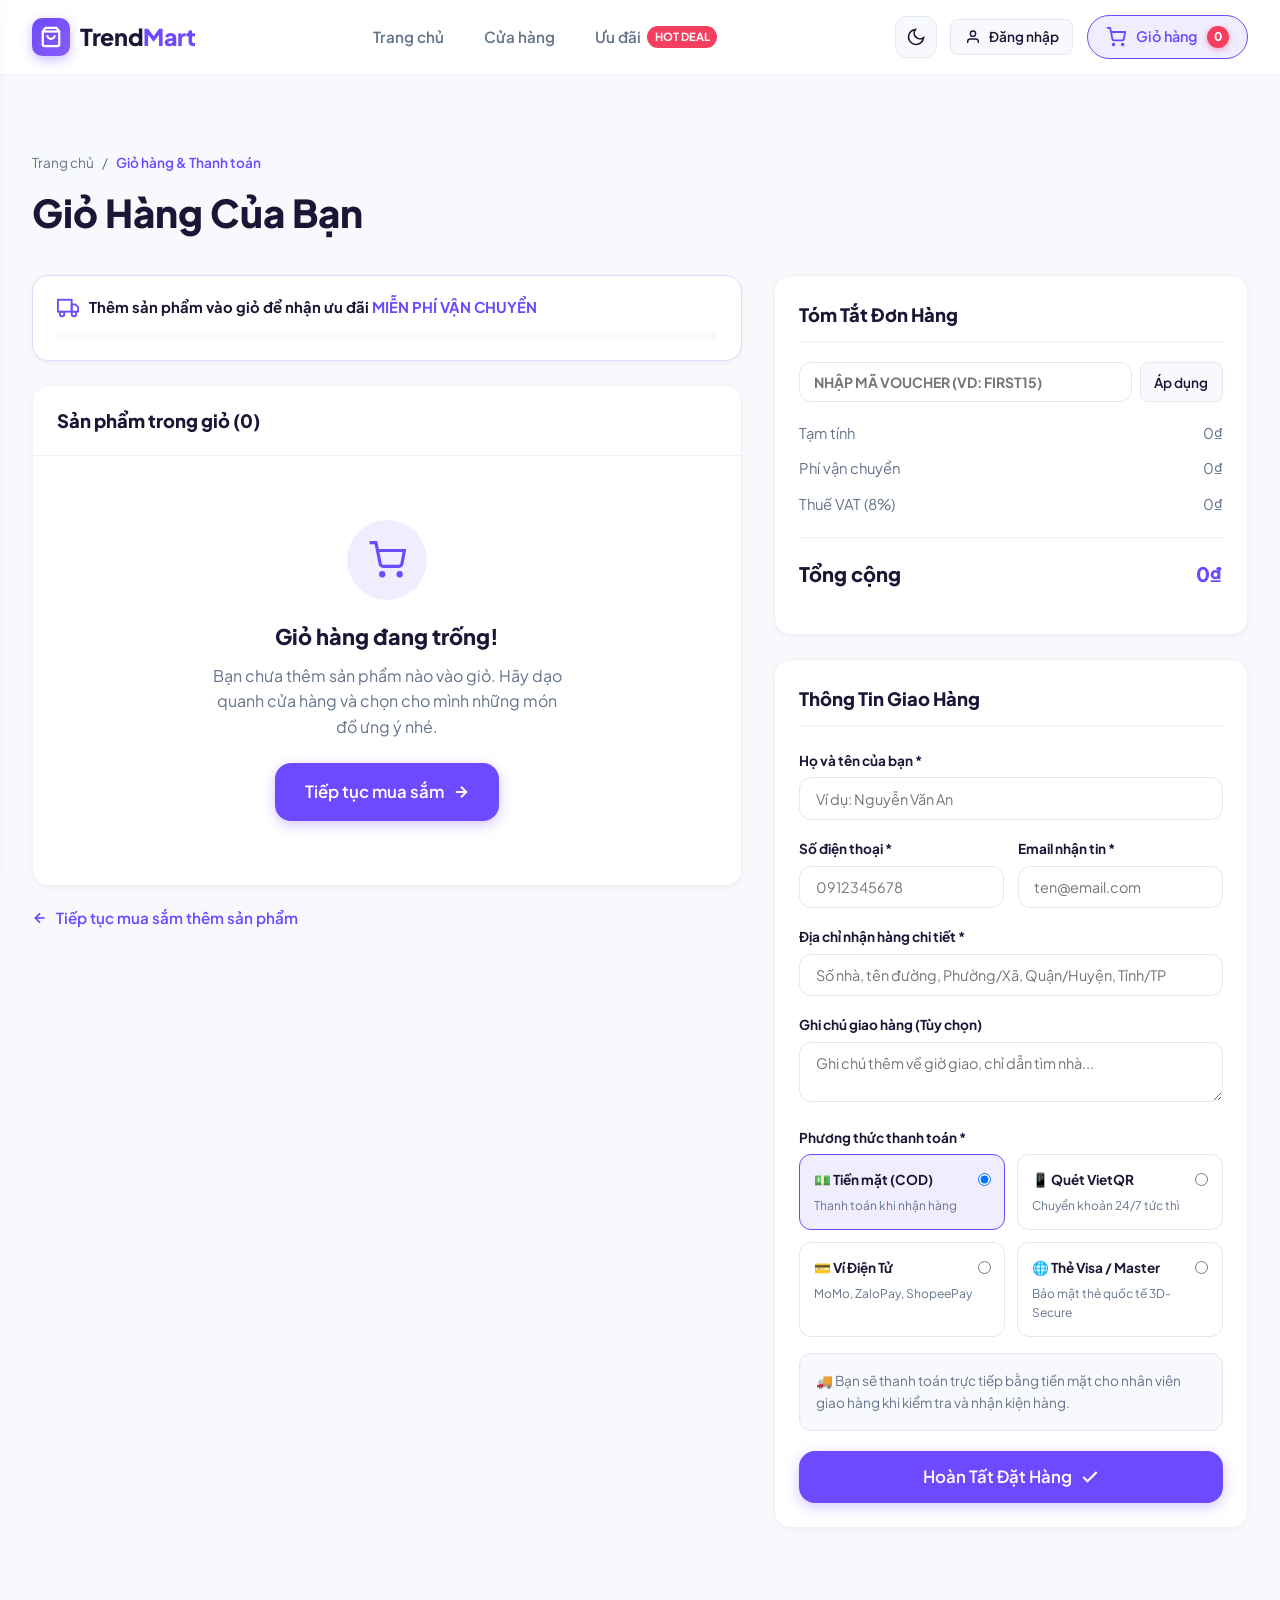
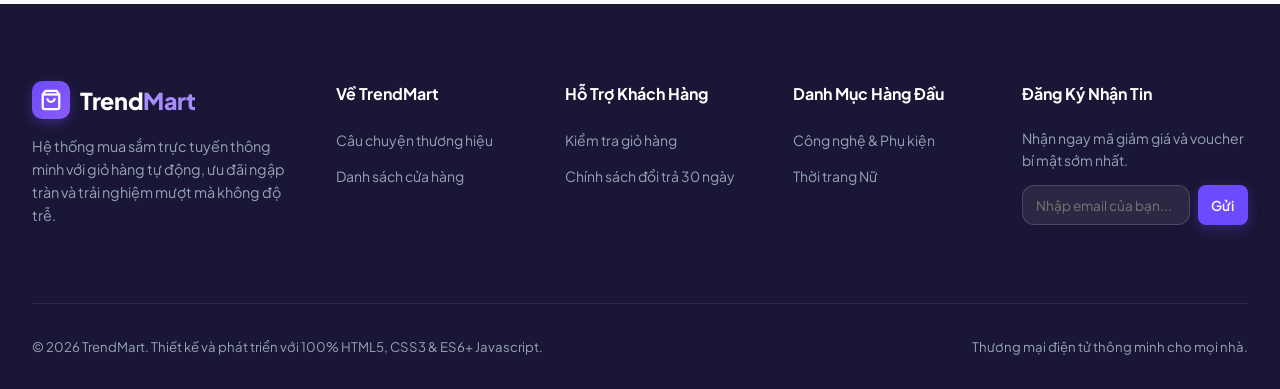
<file: cart.html>
<!DOCTYPE html>
<html lang="vi">
<head>
  <meta charset="UTF-8">
  <meta name="viewport" content="width=device-width, initial-scale=1.0">
  <title>Giỏ Hàng Thông Minh & Thanh Toán - TrendMart</title>
  <meta name="description" content="Quản lý giỏ hàng thông minh, tính toán tức thì thuế VAT, phí vận chuyển và thanh toán bảo mật đa kênh cùng TrendMart.">

  <!-- Google Fonts: Plus Jakarta Sans -->
  <link rel="preconnect" href="https://fonts.googleapis.com">
  <link rel="preconnect" href="https://fonts.gstatic.com" crossorigin>
  <link href="https://fonts.googleapis.com/css2?family=Plus+Jakarta+Sans:wght@400;500;600;700;800&display=swap" rel="stylesheet">

  <!-- Main Stylesheet -->
  <link rel="stylesheet" href="css/style.css">
</head>
<body>

  <!-- ================= HEADER (STICKY) ================= -->
  <header class="header-wrapper">
    <div class="container header-inner">
      <a href="index.html" class="brand-logo" aria-label="Trang chủ TrendMart">
        <div class="logo-badge">
          <svg width="22" height="22" viewBox="0 0 24 24" fill="none" stroke="currentColor" stroke-width="2.5">
            <path d="M6 2L3 6v14a2 2 0 0 0 2 2h14a2 2 0 0 0 2-2V6l-3-4z"></path>
            <line x1="3" y1="6" x2="21" y2="6"></line>
            <path d="M16 10a4 4 0 0 1-8 0"></path>
          </svg>
        </div>
        <span class="brand-name">Trend<span>Mart</span></span>
      </a>

      <!-- Desktop Navigation -->
      <nav class="nav-menu" aria-label="Menu chính">
        <a href="index.html" class="nav-link">Trang chủ</a>
        <a href="shop.html" class="nav-link">Cửa hàng</a>
        <a href="shop.html?badge=sale" class="nav-link">
          Ưu đãi
          <span class="nav-badge-pill">Hot Deal</span>
        </a>
      </nav>

      <!-- Header Actions -->
      <div class="header-actions">
        <!-- Theme Toggle Button -->
        <button class="theme-toggle-btn" onclick="ThemeService.toggle()" aria-label="Đổi giao diện Sáng / Tối">
          <svg width="20" height="20" viewBox="0 0 24 24" fill="none" stroke="currentColor" stroke-width="2"><path d="M21 12.79A9 9 0 1 1 11.21 3 7 7 0 0 0 21 12.79z"></path></svg>
        </button>

        <!-- Auth Login/Register Container -->
        <div class="auth-btn-container"></div>

        <a href="cart.html" class="cart-btn-header active" style="border-color: var(--primary); color: var(--primary); background: var(--primary-light);" aria-label="Xem giỏ hàng">
          <svg width="20" height="20" viewBox="0 0 24 24" fill="none" stroke="currentColor" stroke-width="2.2">
            <circle cx="9" cy="21" r="1"></circle>
            <circle cx="20" cy="21" r="1"></circle>
            <path d="M1 1h4l2.68 13.39a2 2 0 0 0 2 1.61h9.72a2 2 0 0 0 2-1.61L23 6H6"></path>
          </svg>
          <span>Giỏ hàng</span>
          <span class="cart-badge">0</span>
        </a>

        <button class="mobile-menu-btn" aria-label="Mở menu di động">
          <svg width="22" height="22" viewBox="0 0 24 24" fill="none" stroke="currentColor" stroke-width="2.2">
            <line x1="3" y1="12" x2="21" y2="12"></line>
            <line x1="3" y1="6" x2="21" y2="6"></line>
            <line x1="3" y1="18" x2="21" y2="18"></line>
          </svg>
        </button>
      </div>
    </div>
  </header>

  <!-- Mobile Drawer -->
  <div class="mobile-nav-overlay"></div>
  <aside class="mobile-nav-drawer" aria-label="Menu di động">
    <div class="drawer-header">
      <div class="brand-logo">
        <div class="logo-badge">
          <svg width="20" height="20" viewBox="0 0 24 24" fill="none" stroke="currentColor" stroke-width="2.5">
            <path d="M6 2L3 6v14a2 2 0 0 0 2 2h14a2 2 0 0 0 2-2V6l-3-4z"></path>
            <line x1="3" y1="6" x2="21" y2="6"></line>
            <path d="M16 10a4 4 0 0 1-8 0"></path>
          </svg>
        </div>
        <span class="brand-name">Trend<span>Mart</span></span>
      </div>
      <button class="drawer-close-btn" style="padding: 0.5rem; color: var(--text-secondary);" aria-label="Đóng menu">
        <svg width="24" height="24" viewBox="0 0 24 24" fill="none" stroke="currentColor" stroke-width="2.2">
          <line x1="18" y1="6" x2="6" y2="18"></line>
          <line x1="6" y1="6" x2="18" y2="18"></line>
        </svg>
      </button>
    </div>
    <div class="drawer-links">
      <a href="index.html" class="drawer-link">Trang chủ</a>
      <a href="shop.html" class="drawer-link">Cửa hàng & Danh mục</a>
      <a href="shop.html?badge=sale" class="drawer-link">Ưu đãi giảm sốc</a>
      <a href="cart.html" class="drawer-link active">Giỏ hàng của tôi</a>
      <div style="padding: 1rem 0; border-top: 1px solid var(--border-light); display: flex; flex-direction: column; gap: 0.75rem;">
        <div class="auth-btn-container"></div>
        <button class="btn btn-secondary btn-block" onclick="ThemeService.toggle()" style="justify-content: flex-start;">
          <span>🌓 Đổi giao diện Sáng / Tối</span>
        </button>
      </div>
    </div>
  </aside>

  <main class="section section-bg-subtle" style="min-height: 80vh;">
    <div class="container">
      
      <!-- Breadcrumb & Header -->
      <div style="margin-bottom: 2rem;">
        <div style="display: flex; align-items: center; gap: 0.5rem; font-size: 0.85rem; color: var(--text-secondary); margin-bottom: 0.5rem;">
          <a href="index.html" style="color: var(--text-secondary);">Trang chủ</a>
          <span>/</span>
          <span style="color: var(--primary); font-weight: 600;">Giỏ hàng & Thanh toán</span>
        </div>
        <h1 style="font-size: clamp(1.8rem, 3.2vw, 2.4rem); font-weight: 800; color: var(--text-main);">
          Giỏ Hàng Của Bạn
        </h1>
      </div>

      <!-- Main Cart Layout (2 Columns) -->
      <div class="cart-layout">
        
        <!-- ================= COLUMN 1: SẢN PHẨM & FREESHIP ================= -->
        <div class="cart-left-col">
          
          <!-- Smart Free Shipping Bar -->
          <div class="shipping-progress-card" id="shipping-progress-card">
            <div class="shipping-progress-msg" id="shipping-progress-msg">
              <svg width="22" height="22" viewBox="0 0 24 24" fill="none" stroke="currentColor" stroke-width="2">
                <rect x="1" y="3" width="15" height="13"></rect>
                <polygon points="16 8 20 8 23 11 23 16 16 16 16 8"></polygon>
                <circle cx="5.5" cy="18.5" r="2.5"></circle>
                <circle cx="18.5" cy="18.5" r="2.5"></circle>
              </svg>
              <span id="shipping-msg-text">Đang tính toán tiến trình Freeship...</span>
            </div>
            <div class="progress-track">
              <div class="progress-fill" id="shipping-progress-fill" style="width: 0%;"></div>
            </div>
          </div>

          <!-- Cart Items Container -->
          <div class="cart-items-card">
            <div class="cart-items-header">
              <h3 id="cart-item-count-title">Sản phẩm trong giỏ (0)</h3>
              <button class="btn btn-secondary btn-sm" id="btn-clear-entire-cart" style="color: var(--danger); border-color: #FECACA;">
                Xóa tất cả
              </button>
            </div>

            <!-- List of cart items -->
            <div class="cart-items-list" id="cart-items-list">
              <!-- Dynamically populated by cart.js -->
            </div>

            <!-- Empty State (Shown if cart is empty) -->
            <div class="cart-empty-state" id="cart-empty-view" style="display: none;">
              <div class="cart-empty-icon">
                <svg width="38" height="38" viewBox="0 0 24 24" fill="none" stroke="currentColor" stroke-width="2">
                  <circle cx="9" cy="21" r="1"></circle>
                  <circle cx="20" cy="21" r="1"></circle>
                  <path d="M1 1h4l2.68 13.39a2 2 0 0 0 2 1.61h9.72a2 2 0 0 0 2-1.61L23 6H6"></path>
                </svg>
              </div>
              <h3>Giỏ hàng đang trống!</h3>
              <p>Bạn chưa thêm sản phẩm nào vào giỏ. Hãy dạo quanh cửa hàng và chọn cho mình những món đồ ưng ý nhé.</p>
              <a href="shop.html" class="btn btn-primary btn-lg">
                <span>Tiếp tục mua sắm</span>
                <svg width="18" height="18" viewBox="0 0 24 24" fill="none" stroke="currentColor" stroke-width="2.5">
                  <line x1="5" y1="12" x2="19" y2="12"></line>
                  <polyline points="12 5 19 12 12 19"></polyline>
                </svg>
              </a>
            </div>
          </div>

          <!-- Back to Shopping Link -->
          <div style="margin-top: 1.25rem;">
            <a href="shop.html" style="display: inline-flex; align-items: center; gap: 0.5rem; font-weight: 600; color: var(--primary); font-size: 0.95rem;">
              <svg width="16" height="16" viewBox="0 0 24 24" fill="none" stroke="currentColor" stroke-width="2.5">
                <line x1="19" y1="12" x2="5" y2="12"></line>
                <polyline points="12 19 5 12 12 5"></polyline>
              </svg>
              <span>Tiếp tục mua sắm thêm sản phẩm</span>
            </a>
          </div>
        </div>

        <!-- ================= COLUMN 2: TÓM TẮT & FORM THANH TOÁN ================= -->
        <div class="checkout-panel">
          
          <!-- Card 1: Order Summary & Coupon -->
          <div class="summary-card">
            <h3 class="summary-title">Tóm Tắt Đơn Hàng</h3>

            <!-- Coupon Input -->
            <form class="coupon-form" id="coupon-form">
              <input type="text" 
                     id="coupon-code-input" 
                     class="coupon-input" 
                     placeholder="Nhập mã voucher (vd: FIRST15)" 
                     aria-label="Mã giảm giá">
              <button type="submit" class="btn btn-secondary btn-sm" id="btn-apply-coupon">
                Áp dụng
              </button>
            </form>

            <!-- Applied Coupon Badge (Hidden by default) -->
            <div class="applied-coupon-pill" id="applied-coupon-pill" style="display: none;">
              <div style="display: flex; align-items: center; gap: 0.4rem;">
                <svg width="16" height="16" viewBox="0 0 24 24" fill="currentColor">
                  <path d="M12 2l3.09 6.26L22 9.27l-5 4.87 1.18 6.88L12 17.77l-6.18 3.25L7 14.14 2 9.27l6.91-1.01L12 2z"></path>
                </svg>
                <span>Mã <strong id="applied-coupon-code">FIRST15</strong> (-15%)</span>
              </div>
              <button type="button" class="btn-remove-coupon" id="btn-remove-coupon" title="Xóa mã">✕</button>
            </div>

            <!-- Price Breakdown Rows -->
            <div class="summary-rows">
              <div class="summary-row">
                <span>Tạm tính</span>
                <span id="summary-subtotal">0₫</span>
              </div>

              <div class="summary-row discount-row" id="row-discount" style="display: none;">
                <span>Giảm giá voucher</span>
                <span id="summary-discount">-0₫</span>
              </div>

              <div class="summary-row" id="row-shipping">
                <span>Phí vận chuyển</span>
                <span id="summary-shipping">30.000₫</span>
              </div>

              <div class="summary-row">
                <span>Thuế VAT (8%)</span>
                <span id="summary-vat">0₫</span>
              </div>

              <div class="summary-divider"></div>

              <div class="summary-row total-row">
                <span>Tổng cộng</span>
                <span class="total-amount" id="summary-total">0₫</span>
              </div>
            </div>
          </div>

          <!-- Card 2: Thông tin giao hàng & Đa kênh thanh toán -->
          <div class="checkout-form-card">
            <h3 class="summary-title" style="margin-bottom: 1.5rem;">Thông Tin Giao Hàng</h3>

            <form id="checkout-form" novalidate>
              <!-- Họ và tên -->
              <div class="form-group" id="group-fullname">
                <label class="form-label" for="checkout-fullname">Họ và tên của bạn *</label>
                <input type="text" id="checkout-fullname" class="form-input" placeholder="Ví dụ: Nguyễn Văn An" required>
                <div class="form-error">Vui lòng nhập họ và tên (tối thiểu 3 ký tự)</div>
              </div>

              <!-- Số điện thoại & Email (2 cột) -->
              <div style="display: grid; grid-template-columns: 1fr 1fr; gap: 0.85rem;">
                <div class="form-group" id="group-phone">
                  <label class="form-label" for="checkout-phone">Số điện thoại *</label>
                  <input type="tel" id="checkout-phone" class="form-input" placeholder="0912345678" required>
                  <div class="form-error">Số điện thoại không hợp lệ</div>
                </div>

                <div class="form-group" id="group-email">
                  <label class="form-label" for="checkout-email">Email nhận tin *</label>
                  <input type="email" id="checkout-email" class="form-input" placeholder="ten@email.com" required>
                  <div class="form-error">Email không đúng định dạng</div>
                </div>
              </div>

              <!-- Địa chỉ giao hàng -->
              <div class="form-group" id="group-address">
                <label class="form-label" for="checkout-address">Địa chỉ nhận hàng chi tiết *</label>
                <input type="text" id="checkout-address" class="form-input" placeholder="Số nhà, tên đường, Phường/Xã, Quận/Huyện, Tỉnh/TP" required>
                <div class="form-error">Vui lòng nhập địa chỉ nhận hàng cụ thể</div>
              </div>

              <!-- Ghi chú đơn hàng -->
              <div class="form-group">
                <label class="form-label" for="checkout-note">Ghi chú giao hàng (Tùy chọn)</label>
                <textarea id="checkout-note" class="form-textarea" rows="2" placeholder="Ghi chú thêm về giờ giao, chỉ dẫn tìm nhà..."></textarea>
              </div>

              <!-- Phương thức thanh toán đa kênh -->
              <div class="form-group">
                <label class="form-label">Phương thức thanh toán *</label>
                
                <div class="payment-methods-grid">
                  <!-- Method 1: COD -->
                  <div class="payment-method-card selected" data-method="cod">
                    <div class="payment-card-top">
                      <span class="payment-card-title">💵 Tiền mặt (COD)</span>
                      <input type="radio" name="payment-method" value="cod" checked>
                    </div>
                    <span class="payment-card-desc">Thanh toán khi nhận hàng</span>
                  </div>

                  <!-- Method 2: VietQR -->
                  <div class="payment-method-card" data-method="vietqr">
                    <div class="payment-card-top">
                      <span class="payment-card-title">📱 Quét VietQR</span>
                      <input type="radio" name="payment-method" value="vietqr">
                    </div>
                    <span class="payment-card-desc">Chuyển khoản 24/7 tức thì</span>
                  </div>

                  <!-- Method 3: Ví MoMo/ZaloPay -->
                  <div class="payment-method-card" data-method="ewallet">
                    <div class="payment-card-top">
                      <span class="payment-card-title">💳 Ví Điện Tử</span>
                      <input type="radio" name="payment-method" value="ewallet">
                    </div>
                    <span class="payment-card-desc">MoMo, ZaloPay, ShopeePay</span>
                  </div>

                  <!-- Method 4: Thẻ quốc tế -->
                  <div class="payment-method-card" data-method="card">
                    <div class="payment-card-top">
                      <span class="payment-card-title">🌐 Thẻ Visa / Master</span>
                      <input type="radio" name="payment-method" value="card">
                    </div>
                    <span class="payment-card-desc">Bảo mật thẻ quốc tế 3D-Secure</span>
                  </div>
                </div>

                <!-- Chi tiết phương thức động -->
                <div class="payment-detail-box" id="payment-details-preview">
                  <div id="detail-cod-box">
                    <p style="color: var(--text-secondary);">
                      🚚 Bạn sẽ thanh toán trực tiếp bằng tiền mặt cho nhân viên giao hàng khi kiểm tra và nhận kiện hàng.
                    </p>
                  </div>

                  <div id="detail-vietqr-box" style="display: none;">
                    <div class="vietqr-box">
                      <div class="mock-qr-code">
                        <svg width="60" height="60" viewBox="0 0 24 24" fill="none" stroke="var(--primary)" stroke-width="1.8">
                          <rect x="3" y="3" width="7" height="7"></rect>
                          <rect x="14" y="3" width="7" height="7"></rect>
                          <rect x="14" y="14" width="7" height="7"></rect>
                          <rect x="3" y="14" width="7" height="7"></rect>
                          <line x1="10" y1="7" x2="10" y2="7.01"></line>
                          <line x1="7" y1="10" x2="7" y2="10.01"></line>
                        </svg>
                      </div>
                      <div>
                        <div style="font-weight: 700; color: var(--text-main);">Ngân Hàng MB Bank (Quân Đội)</div>
                        <div style="color: var(--text-secondary); font-size: 0.8rem;">STK: <strong>0399888999</strong></div>
                        <div style="color: var(--text-secondary); font-size: 0.8rem;">Chủ TK: <strong>CONG TY TRENDMART VIETNAM</strong></div>
                        <div style="color: var(--primary); font-size: 0.75rem; margin-top: 0.2rem;">Mã QR chuyển khoản tự động kèm nội dung</div>
                      </div>
                    </div>
                  </div>

                  <div id="detail-ewallet-box" style="display: none;">
                    <p style="color: var(--text-secondary); margin-bottom: 0.4rem;">
                      📲 Quét mã thanh toán qua ứng dụng <strong>MoMo</strong> hoặc <strong>ZaloPay</strong> sau khi xác nhận đơn.
                    </p>
                    <span style="font-size: 0.78rem; color: var(--badge-sale); font-weight: 600;">Ưu đãi hoàn tiền 2% cho đơn từ 500k qua ví điện tử.</span>
                  </div>

                  <div id="detail-card-box" style="display: none;">
                    <div style="display: grid; gap: 0.5rem;">
                      <input type="text" class="form-input" placeholder="Số thẻ (16 chữ số)" maxlength="19" style="font-size: 0.85rem; padding: 0.5rem 0.75rem;">
                      <div style="display: grid; grid-template-columns: 1fr 1fr; gap: 0.5rem;">
                        <input type="text" class="form-input" placeholder="MM/YY" maxlength="5" style="font-size: 0.85rem; padding: 0.5rem 0.75rem;">
                        <input type="password" class="form-input" placeholder="CVV / CVC" maxlength="4" style="font-size: 0.85rem; padding: 0.5rem 0.75rem;">
                      </div>
                    </div>
                  </div>
                </div>
              </div>

              <!-- Nút Hoàn Tất Đặt Hàng -->
              <button type="submit" class="btn btn-primary btn-block btn-lg" id="btn-submit-order">
                <span>Hoàn Tất Đặt Hàng</span>
                <svg width="20" height="20" viewBox="0 0 24 24" fill="none" stroke="currentColor" stroke-width="2.5">
                  <polyline points="20 6 9 17 4 12"></polyline>
                </svg>
              </button>
            </form>
          </div>

        </div>
      </div>
    </div>
  </main>

  <!-- ================= MODAL XÁC NHẬN ĐƠN HÀNG THÀNH CÔNG ================= -->
  <div class="modal-overlay" id="order-success-modal" role="dialog" aria-modal="true" aria-labelledby="modal-success-title">
    <div class="modal-dialog">
      <div class="modal-success-badge">
        <svg width="38" height="38" viewBox="0 0 24 24" fill="none" stroke="currentColor" stroke-width="2.8">
          <polyline points="20 6 9 17 4 12"></polyline>
        </svg>
      </div>

      <h2 class="modal-title" id="modal-success-title">Đặt Hàng Thành Công!</h2>
      <p class="modal-desc">
        Cảm ơn bạn đã tin tưởng TrendMart. Đơn hàng của bạn đã được ghi nhận và đang chuẩn bị đóng gói.
      </p>

      <!-- Order Receipt Info -->
      <div class="order-receipt-box">
        <div class="order-receipt-row">
          <span style="color: var(--text-secondary);">Mã đơn hàng:</span>
          <strong id="receipt-order-id" style="color: var(--primary); font-family: monospace; font-size: 1rem;">#TM-00000</strong>
        </div>
        <div class="order-receipt-row">
          <span style="color: var(--text-secondary);">Người nhận:</span>
          <strong id="receipt-customer-name">Nguyễn Văn An</strong>
        </div>
        <div class="order-receipt-row">
          <span style="color: var(--text-secondary);">Số điện thoại:</span>
          <span id="receipt-customer-phone">0912345678</span>
        </div>
        <div class="order-receipt-row">
          <span style="color: var(--text-secondary);">Địa chỉ:</span>
          <span id="receipt-customer-address" style="text-align: right; max-width: 250px;">TP. Hồ Chí Minh</span>
        </div>
        <div class="order-receipt-row">
          <span style="color: var(--text-secondary);">Thanh toán:</span>
          <span id="receipt-payment-method">Thanh toán khi nhận hàng (COD)</span>
        </div>
        <div class="order-receipt-row" style="margin-top: 0.5rem; padding-top: 0.5rem; border-top: 1px dashed var(--border-medium);">
          <span style="font-weight: 700; color: var(--text-main);">Tổng thanh toán:</span>
          <strong id="receipt-total-amount" style="color: var(--primary); font-size: 1.15rem;">0₫</strong>
        </div>
      </div>

      <div style="display: flex; gap: 0.75rem; justify-content: center;">
        <a href="index.html" class="btn btn-primary">
          <span>Về trang chủ</span>
        </a>
        <a href="shop.html" class="btn btn-secondary">
          <span>Mua sắm tiếp</span>
        </a>
      </div>
    </div>
  </div>

  <!-- ================= FOOTER ================= -->
  <footer class="footer-main">
    <div class="container">
      <div class="footer-top">
        <div class="footer-brand">
          <div class="brand-logo">
            <div class="logo-badge">
              <svg width="22" height="22" viewBox="0 0 24 24" fill="none" stroke="currentColor" stroke-width="2.5">
                <path d="M6 2L3 6v14a2 2 0 0 0 2 2h14a2 2 0 0 0 2-2V6l-3-4z"></path>
                <line x1="3" y1="6" x2="21" y2="6"></line>
                <path d="M16 10a4 4 0 0 1-8 0"></path>
              </svg>
            </div>
            <span class="brand-name">Trend<span style="color: #A78BFA;">Mart</span></span>
          </div>
          <p>Hệ thống mua sắm trực tuyến thông minh với giỏ hàng tự động, ưu đãi ngập tràn và trải nghiệm mượt mà không độ trễ.</p>
        </div>

        <div>
          <h4 class="footer-heading">Về TrendMart</h4>
          <ul class="footer-nav">
            <li><a href="index.html" class="footer-nav-link">Câu chuyện thương hiệu</a></li>
            <li><a href="shop.html" class="footer-nav-link">Danh sách cửa hàng</a></li>
          </ul>
        </div>

        <div>
          <h4 class="footer-heading">Hỗ Trợ Khách Hàng</h4>
          <ul class="footer-nav">
            <li><a href="cart.html" class="footer-nav-link">Kiểm tra giỏ hàng</a></li>
            <li><a href="#" class="footer-nav-link">Chính sách đổi trả 30 ngày</a></li>
          </ul>
        </div>

        <div>
          <h4 class="footer-heading">Danh Mục Hàng Đầu</h4>
          <ul class="footer-nav">
            <li><a href="shop.html?category=tech" class="footer-nav-link">Công nghệ & Phụ kiện</a></li>
            <li><a href="shop.html?category=fashion-women" class="footer-nav-link">Thời trang Nữ</a></li>
          </ul>
        </div>

        <div class="newsletter-col">
          <h4 class="footer-heading">Đăng Ký Nhận Tin</h4>
          <p class="newsletter-desc">Nhận ngay mã giảm giá và voucher bí mật sớm nhất.</p>
          <form class="newsletter-form">
            <input type="email" class="newsletter-input" placeholder="Nhập email của bạn..." required>
            <button type="submit" class="btn btn-primary btn-sm">Gửi</button>
          </form>
        </div>
      </div>

      <div class="footer-bottom">
        <p>© 2026 TrendMart. Thiết kế và phát triển với 100% HTML5, CSS3 & ES6+ Javascript.</p>
        <p>Thương mại điện tử thông minh cho mọi nhà.</p>
      </div>
    </div>
  </footer>

  <!-- ================= MOBILE BOTTOM NAVIGATION ================= -->
  <nav class="mobile-bottom-nav" aria-label="Thanh điều hướng di động">
    <div class="mobile-bottom-nav-inner">
      <a href="index.html" class="mobile-bottom-item">
        <svg viewBox="0 0 24 24" fill="none" stroke="currentColor" stroke-width="2.2"><path d="M3 9l9-7 9 7v11a2 2 0 0 1-2 2H5a2 2 0 0 1-2-2z"></path><polyline points="9 22 9 12 15 12 15 22"></polyline></svg>
        <span>Trang chủ</span>
      </a>
      <a href="shop.html" class="mobile-bottom-item">
        <svg viewBox="0 0 24 24" fill="none" stroke="currentColor" stroke-width="2.2"><rect x="3" y="3" width="7" height="7"></rect><rect x="14" y="3" width="7" height="7"></rect><rect x="14" y="14" width="7" height="7"></rect><rect x="3" y="14" width="7" height="7"></rect></svg>
        <span>Cửa hàng</span>
      </a>
      <a href="cart.html" class="mobile-bottom-item active">
        <svg viewBox="0 0 24 24" fill="none" stroke="currentColor" stroke-width="2.2"><circle cx="9" cy="21" r="1"></circle><circle cx="20" cy="21" r="1"></circle><path d="M1 1h4l2.68 13.39a2 2 0 0 0 2 1.61h9.72a2 2 0 0 0 2-1.61L23 6H6"></path></svg>
        <span class="mobile-bottom-badge cart-badge">0</span>
        <span>Giỏ hàng</span>
      </a>
      <button type="button" class="mobile-bottom-item" onclick="AuthService.openModal('login')">
        <svg viewBox="0 0 24 24" fill="none" stroke="currentColor" stroke-width="2.2"><path d="M20 21v-2a4 4 0 0 0-4-4H8a4 4 0 0 0-4 4v2"></path><circle cx="12" cy="7" r="4"></circle></svg>
        <span id="bottom-nav-account-text">Tài khoản</span>
      </button>
      <button type="button" class="mobile-bottom-item" onclick="ThemeService.toggle()">
        <svg viewBox="0 0 24 24" fill="none" stroke="currentColor" stroke-width="2.2"><circle cx="12" cy="12" r="5"></circle><line x1="12" y1="1" x2="12" y2="3"></line><line x1="12" y1="21" x2="12" y2="23"></line><line x1="4.22" y1="4.22" x2="5.64" y2="5.64"></line><line x1="18.36" y1="18.36" x2="19.78" y2="19.78"></line><line x1="1" y1="12" x2="3" y2="12"></line><line x1="21" y1="12" x2="23" y2="12"></line><line x1="4.22" y1="19.78" x2="5.64" y2="18.36"></line><line x1="18.36" y1="5.64" x2="19.78" y2="4.22"></line></svg>
        <span id="bottom-nav-theme-text">Giao diện</span>
      </button>
    </div>
  </nav>

  <!-- Scripts -->
  <script src="js/data.js"></script>
  <script src="js/main.js"></script>
  <script src="js/cart.js"></script>
</body>
</html>
</file>
<file: css/style.css>
/* ==========================================================================
   TRENDMART - MODERN E-COMMERCE DESIGN SYSTEM
   100% Pure CSS3 with Modern Variables, Fluid Layout & Micro-interactions
   ========================================================================== */

/* 1. CSS VARIABLES (DESIGN TOKENS) */
:root {
  /* Colors */
  --bg-main: #FFFFFF;
  --bg-subtle: #F8F9FC;
  --bg-card: #FFFFFF;
  --bg-card-hover: #FAFBFF;
  
  --primary: #6D4AFF;
  --primary-hover: #5B35F5;
  --primary-light: #F0EDFF;
  --primary-border: #E0D9FF;
  --primary-gradient: linear-gradient(135deg, #6D4AFF 0%, #8B5CF6 100%);
  
  --text-main: #1A1635;
  --text-secondary: #64748B;
  --text-muted: #94A3B8;
  --text-white: #FFFFFF;
  
  --border-light: #EEF2F6;
  --border-medium: #E2E8F0;
  --border-focus: #C4B5FD;
  
  /* Accent & Badges */
  --badge-sale: #F43F5E;
  --badge-sale-bg: #FFE4E6;
  --badge-hot: #F59E0B;
  --badge-hot-bg: #FEF3C7;
  --badge-new: #10B981;
  --badge-new-bg: #D1FAE5;
  
  /* Status Colors */
  --success: #10B981;
  --success-bg: #ECFDF5;
  --warning: #F59E0B;
  --danger: #EF4444;
  --info: #3B82F6;
  
  /* Shadows */
  --shadow-sm: 0 2px 4px rgba(26, 22, 53, 0.04);
  --shadow-md: 0 4px 16px -2px rgba(26, 22, 53, 0.06), 0 2px 6px -1px rgba(26, 22, 53, 0.03);
  --shadow-lg: 0 10px 25px -4px rgba(26, 22, 53, 0.08), 0 4px 10px -2px rgba(26, 22, 53, 0.04);
  --shadow-primary: 0 8px 24px -4px rgba(109, 74, 255, 0.28);
  --shadow-card-hover: 0 14px 30px -4px rgba(109, 74, 255, 0.12), 0 4px 12px -2px rgba(26, 22, 53, 0.04);

  /* Radius */
  --radius-sm: 8px;
  --radius-md: 12px;
  --radius-lg: 16px;
  --radius-xl: 20px;
  --radius-full: 9999px;

  /* Transitions */
  --transition-fast: all 0.18s cubic-bezier(0.4, 0, 0.2, 1);
  --transition-normal: all 0.28s cubic-bezier(0.16, 1, 0.3, 1);
  --transition-bounce: all 0.35s cubic-bezier(0.34, 1.56, 0.64, 1);

  /* Layout */
  --container-max: 1320px;
  --header-height: 74px;
}

/* DARK THEME TOKENS */
[data-theme="dark"] {
  --bg-main: #0B0F19;
  --bg-subtle: #111827;
  --bg-card: #1E293B;
  --bg-card-hover: #26334D;
  
  --primary: #8B5CF6;
  --primary-hover: #7C3AED;
  --primary-light: rgba(139, 92, 246, 0.15);
  --primary-border: rgba(139, 92, 246, 0.35);
  --primary-gradient: linear-gradient(135deg, #8B5CF6 0%, #6D4AFF 100%);
  
  --text-main: #F8FAFC;
  --text-secondary: #94A3B8;
  --text-muted: #64748B;
  
  --border-light: #1E293B;
  --border-medium: #334155;
  --border-focus: #8B5CF6;
  
  --shadow-sm: 0 2px 4px rgba(0, 0, 0, 0.35);
  --shadow-md: 0 4px 16px -2px rgba(0, 0, 0, 0.5);
  --shadow-lg: 0 10px 25px -4px rgba(0, 0, 0, 0.6);
  --shadow-card-hover: 0 14px 30px -4px rgba(0, 0, 0, 0.7), 0 4px 12px rgba(139, 92, 246, 0.25);
}

/* 2. BASE RESET & TYPOGRAPHY */
*, *::before, *::after {
  box-sizing: border-box;
  margin: 0;
  padding: 0;
}

html {
  font-size: 16px;
  scroll-behavior: smooth;
  -webkit-font-smoothing: antialiased;
  -moz-osx-font-smoothing: grayscale;
}

body {
  font-family: 'Plus Jakarta Sans', system-ui, -apple-system, BlinkMacSystemFont, 'Segoe UI', Roboto, sans-serif;
  background-color: var(--bg-main);
  color: var(--text-main);
  line-height: 1.6;
  min-height: 100vh;
  display: flex;
  flex-direction: column;
  overflow-x: hidden;
}

img {
  max-width: 100%;
  height: auto;
  display: block;
}

a {
  color: inherit;
  text-decoration: none;
  transition: var(--transition-fast);
}

button, input, select, textarea {
  font-family: inherit;
  font-size: inherit;
  color: inherit;
  outline: none;
  border: none;
  background: none;
}

button {
  cursor: pointer;
  user-select: none;
}

ul, ol {
  list-style: none;
}

/* 3. UTILITY CLASSES */
.container {
  width: 100%;
  max-width: var(--container-max);
  margin-left: auto;
  margin-right: auto;
  padding-left: clamp(1rem, 3vw, 2rem);
  padding-right: clamp(1rem, 3vw, 2rem);
}

.section {
  padding: clamp(3rem, 6vw, 5.5rem) 0;
}

.section-bg-subtle {
  background-color: var(--bg-subtle);
}

.section-header {
  text-align: center;
  max-width: 640px;
  margin: 0 auto clamp(2rem, 4vw, 3rem);
}

.section-tag {
  display: inline-flex;
  align-items: center;
  gap: 0.5rem;
  padding: 0.35rem 0.9rem;
  border-radius: var(--radius-full);
  background-color: var(--primary-light);
  color: var(--primary);
  font-size: 0.825rem;
  font-weight: 700;
  text-transform: uppercase;
  letter-spacing: 0.05em;
  margin-bottom: 0.75rem;
}

.section-title {
  font-size: clamp(1.75rem, 3vw, 2.35rem);
  font-weight: 800;
  line-height: 1.25;
  color: var(--text-main);
  margin-bottom: 0.65rem;
}

.section-desc {
  color: var(--text-secondary);
  font-size: clamp(0.95rem, 1.5vw, 1.05rem);
}

/* Flex & Grid Helpers */
.flex-between {
  display: flex;
  align-items: center;
  justify-content: space-between;
}

.flex-center {
  display: flex;
  align-items: center;
  justify-content: center;
}

/* 4. BUTTONS & UI CONTROLS */
.btn {
  display: inline-flex;
  align-items: center;
  justify-content: center;
  gap: 0.5rem;
  font-weight: 600;
  padding: 0.75rem 1.4rem;
  border-radius: var(--radius-md);
  transition: var(--transition-normal);
  font-size: 0.95rem;
  min-height: 44px;
  text-align: center;
  white-space: nowrap;
}

.btn-primary {
  background: var(--primary);
  color: var(--text-white);
  box-shadow: 0 4px 14px rgba(109, 74, 255, 0.3);
}

.btn-primary:hover {
  background: var(--primary-hover);
  box-shadow: var(--shadow-primary);
  transform: translateY(-2px);
}

.btn-primary:active {
  transform: translateY(0);
}

.btn-secondary {
  background: var(--bg-subtle);
  color: var(--text-main);
  border: 1px solid var(--border-medium);
}

.btn-secondary:hover {
  background: #ECEFF5;
  border-color: #CBD5E1;
}

.btn-outline-primary {
  background: transparent;
  color: var(--primary);
  border: 1.5px solid var(--primary);
}

.btn-outline-primary:hover {
  background: var(--primary-light);
  transform: translateY(-1px);
}

.btn-block {
  width: 100%;
}

.btn-sm {
  padding: 0.45rem 0.85rem;
  font-size: 0.85rem;
  min-height: 36px;
  border-radius: var(--radius-sm);
}

.btn-lg {
  padding: 0.95rem 1.85rem;
  font-size: 1.05rem;
  min-height: 52px;
  border-radius: var(--radius-lg);
}

.btn-icon {
  width: 44px;
  height: 44px;
  border-radius: var(--radius-md);
  padding: 0;
}

/* 5. HEADER & NAVIGATION */
.header-wrapper {
  position: sticky;
  top: 0;
  z-index: 100;
  background: rgba(255, 255, 255, 0.92);
  backdrop-filter: blur(12px);
  -webkit-backdrop-filter: blur(12px);
  border-bottom: 1px solid var(--border-light);
  transition: var(--transition-normal);
}

.header-inner {
  height: var(--header-height);
  display: flex;
  align-items: center;
  justify-content: space-between;
  gap: 1.5rem;
}

/* Logo */
.brand-logo {
  display: flex;
  align-items: center;
  gap: 0.65rem;
  font-size: 1.45rem;
  font-weight: 800;
  color: var(--text-main);
  letter-spacing: -0.02em;
}

.logo-badge {
  width: 38px;
  height: 38px;
  border-radius: 10px;
  background: var(--primary-gradient);
  display: flex;
  align-items: center;
  justify-content: center;
  color: white;
  box-shadow: 0 4px 12px rgba(109, 74, 255, 0.35);
}

.brand-name span {
  color: var(--primary);
}

/* Nav Menu Desktop */
.nav-menu {
  display: flex;
  align-items: center;
  gap: 0.5rem;
}

.nav-link {
  font-weight: 600;
  font-size: 0.95rem;
  color: var(--text-secondary);
  padding: 0.6rem 1rem;
  border-radius: var(--radius-full);
  display: flex;
  align-items: center;
  gap: 0.4rem;
  transition: var(--transition-fast);
}

.nav-link:hover {
  color: var(--primary);
  background: var(--primary-light);
}

.nav-link.active {
  color: var(--primary);
  background: var(--primary-light);
}

.nav-badge-pill {
  font-size: 0.7rem;
  background: var(--badge-sale);
  color: white;
  padding: 0.1rem 0.45rem;
  border-radius: var(--radius-full);
  font-weight: 700;
  text-transform: uppercase;
}

/* Header Actions */
.header-actions {
  display: flex;
  align-items: center;
  gap: 0.85rem;
}

.cart-btn-header {
  position: relative;
  display: inline-flex;
  align-items: center;
  gap: 0.65rem;
  padding: 0.6rem 1.1rem;
  background: var(--bg-subtle);
  border: 1px solid var(--border-medium);
  border-radius: var(--radius-full);
  color: var(--text-main);
  font-weight: 600;
  font-size: 0.9rem;
  transition: var(--transition-normal);
  cursor: pointer;
}

.cart-btn-header:hover {
  border-color: var(--primary-border);
  background: var(--primary-light);
  color: var(--primary);
  transform: translateY(-1px);
}

.cart-badge {
  display: inline-flex;
  align-items: center;
  justify-content: center;
  min-width: 22px;
  height: 22px;
  padding: 0 6px;
  background: var(--badge-sale);
  color: white;
  border-radius: var(--radius-full);
  font-size: 0.75rem;
  font-weight: 800;
  box-shadow: 0 2px 6px rgba(244, 63, 94, 0.4);
  transition: transform 0.2s ease;
}

.cart-badge.bump {
  animation: badgePop 0.3s cubic-bezier(0.175, 0.885, 0.32, 1.275);
}

@keyframes badgePop {
  0% { transform: scale(1); }
  50% { transform: scale(1.35); }
  100% { transform: scale(1); }
}

.mobile-menu-btn {
  display: none;
  width: 42px;
  height: 42px;
  border-radius: var(--radius-md);
  border: 1px solid var(--border-medium);
  background: var(--bg-subtle);
  color: var(--text-main);
  align-items: center;
  justify-content: center;
}

/* Mobile Drawer */
.mobile-nav-drawer {
  position: fixed;
  top: 0;
  left: -320px;
  width: 300px;
  height: 100vh;
  background: #FFFFFF;
  z-index: 1000;
  box-shadow: 4px 0 25px rgba(0, 0, 0, 0.15);
  transition: transform 0.3s cubic-bezier(0.4, 0, 0.2, 1);
  display: flex;
  flex-direction: column;
  padding: 1.5rem;
}

.mobile-nav-drawer.open {
  transform: translateX(320px);
}

.mobile-nav-overlay {
  position: fixed;
  inset: 0;
  background: rgba(26, 22, 53, 0.5);
  backdrop-filter: blur(4px);
  z-index: 999;
  opacity: 0;
  visibility: hidden;
  transition: opacity 0.3s ease;
}

.mobile-nav-overlay.open {
  opacity: 1;
  visibility: visible;
}

.drawer-header {
  display: flex;
  align-items: center;
  justify-content: space-between;
  padding-bottom: 1.25rem;
  border-bottom: 1px solid var(--border-light);
  margin-bottom: 1.5rem;
}

.drawer-links {
  display: flex;
  flex-direction: column;
  gap: 0.5rem;
}

.drawer-link {
  display: flex;
  align-items: center;
  justify-content: space-between;
  padding: 0.85rem 1rem;
  font-weight: 600;
  border-radius: var(--radius-md);
  color: var(--text-main);
}

.drawer-link:hover, .drawer-link.active {
  background: var(--primary-light);
  color: var(--primary);
}

/* 6. HERO SECTION */
.hero-section {
  position: relative;
  background: linear-gradient(135deg, #F5F3FF 0%, #EEF2FF 50%, #F0FDFA 100%);
  padding: clamp(2.5rem, 5vw, 4.5rem) 0;
  overflow: hidden;
  border-bottom: 1px solid var(--border-light);
}

.hero-section::before {
  content: '';
  position: absolute;
  top: -100px;
  right: -80px;
  width: 480px;
  height: 480px;
  border-radius: 50%;
  background: radial-gradient(circle, rgba(109, 74, 255, 0.12) 0%, rgba(255, 255, 255, 0) 70%);
  pointer-events: none;
}

.hero-grid {
  display: grid;
  grid-template-columns: 1.15fr 0.85fr;
  align-items: center;
  gap: clamp(2rem, 4vw, 4rem);
}

.hero-badge-pill {
  display: inline-flex;
  align-items: center;
  gap: 0.5rem;
  padding: 0.4rem 1rem;
  border-radius: var(--radius-full);
  background: #FFFFFF;
  border: 1px solid var(--primary-border);
  box-shadow: var(--shadow-sm);
  color: var(--primary);
  font-size: 0.85rem;
  font-weight: 700;
  margin-bottom: 1.25rem;
}

.hero-badge-pill svg {
  color: var(--badge-hot);
}

.hero-title {
  font-size: clamp(2.2rem, 4.5vw, 3.6rem);
  font-weight: 800;
  line-height: 1.18;
  color: var(--text-main);
  margin-bottom: 1.25rem;
  letter-spacing: -0.025em;
}

.hero-title span {
  background: var(--primary-gradient);
  -webkit-background-clip: text;
  -webkit-text-fill-color: transparent;
}

.hero-subtitle {
  font-size: clamp(1rem, 1.8vw, 1.2rem);
  color: var(--text-secondary);
  line-height: 1.6;
  margin-bottom: 2rem;
  max-width: 540px;
}

.hero-cta-group {
  display: flex;
  flex-wrap: wrap;
  align-items: center;
  gap: 1rem;
  margin-bottom: 2.5rem;
}

.hero-stats {
  display: grid;
  grid-template-columns: repeat(3, 1fr);
  gap: 1.5rem;
  padding-top: 1.75rem;
  border-top: 1px solid rgba(226, 232, 240, 0.8);
}

.hero-stat-item h4 {
  font-size: 1.4rem;
  font-weight: 800;
  color: var(--text-main);
  line-height: 1.2;
}

.hero-stat-item p {
  font-size: 0.85rem;
  color: var(--text-secondary);
  font-weight: 500;
}

/* Hero Showcase Card */
.hero-visual {
  position: relative;
  display: flex;
  justify-content: center;
}

.hero-card {
  position: relative;
  width: 100%;
  max-width: 440px;
  background: #FFFFFF;
  border-radius: var(--radius-xl);
  padding: 1.25rem;
  box-shadow: 0 20px 40px -10px rgba(109, 74, 255, 0.16), 0 8px 16px -4px rgba(26, 22, 53, 0.05);
  border: 1px solid var(--border-light);
  transform: rotate(-1deg);
  transition: transform 0.4s ease;
}

.hero-card:hover {
  transform: rotate(0deg) translateY(-4px);
}

.hero-image-wrapper {
  position: relative;
  height: 290px;
  border-radius: var(--radius-lg);
  overflow: hidden;
  background: #F1F5F9;
}

.hero-image-wrapper img {
  width: 100%;
  height: 100%;
  object-fit: cover;
  transition: transform 0.5s ease;
}

.hero-card:hover .hero-image-wrapper img {
  transform: scale(1.05);
}

.hero-card-tag {
  position: absolute;
  top: 12px;
  left: 12px;
  background: var(--badge-sale);
  color: white;
  padding: 0.3rem 0.75rem;
  border-radius: var(--radius-full);
  font-size: 0.75rem;
  font-weight: 800;
}

.hero-card-details {
  padding-top: 1.25rem;
}

.hero-card-category {
  font-size: 0.8rem;
  color: var(--primary);
  font-weight: 700;
  text-transform: uppercase;
}

.hero-card-name {
  font-size: 1.15rem;
  font-weight: 700;
  color: var(--text-main);
  margin: 0.25rem 0 0.5rem;
}

.hero-card-price-row {
  display: flex;
  align-items: center;
  justify-content: space-between;
}

.hero-price-wrap {
  display: flex;
  align-items: baseline;
  gap: 0.5rem;
}

.hero-price-new {
  font-size: 1.35rem;
  font-weight: 800;
  color: var(--text-main);
}

.hero-price-old {
  font-size: 0.9rem;
  color: var(--text-muted);
  text-decoration: line-through;
}

/* Floating Trust Cards */
.hero-floating-pill {
  position: absolute;
  background: #FFFFFF;
  padding: 0.7rem 1.1rem;
  border-radius: var(--radius-full);
  box-shadow: 0 10px 25px rgba(26, 22, 53, 0.12);
  display: flex;
  align-items: center;
  gap: 0.6rem;
  font-size: 0.85rem;
  font-weight: 700;
  color: var(--text-main);
  z-index: 2;
  animation: floatAnim 4s ease-in-out infinite;
}

.hero-floating-pill.pill-1 {
  top: 15px;
  right: -20px;
  animation-delay: 0s;
}

.hero-floating-pill.pill-2 {
  bottom: 20px;
  left: -25px;
  animation-delay: 2s;
}

@keyframes floatAnim {
  0%, 100% { transform: translateY(0); }
  50% { transform: translateY(-8px); }
}

/* 7. FLOATING TRUST BAR */
.trust-bar-wrapper {
  margin-top: -30px;
  position: relative;
  z-index: 10;
}

.trust-bar {
  background: #FFFFFF;
  border-radius: var(--radius-xl);
  box-shadow: 0 12px 32px -4px rgba(26, 22, 53, 0.08);
  border: 1px solid var(--border-light);
  padding: 1.5rem 2rem;
  display: grid;
  grid-template-columns: repeat(4, 1fr);
  gap: 1.5rem;
}

.trust-item {
  display: flex;
  align-items: center;
  gap: 1rem;
}

.trust-icon-box {
  width: 48px;
  height: 48px;
  border-radius: var(--radius-md);
  background: var(--primary-light);
  color: var(--primary);
  display: flex;
  align-items: center;
  justify-content: center;
  flex-shrink: 0;
  transition: var(--transition-normal);
}

.trust-item:hover .trust-icon-box {
  background: var(--primary);
  color: white;
  transform: rotate(6deg) scale(1.05);
}

.trust-text h5 {
  font-size: 0.95rem;
  font-weight: 700;
  color: var(--text-main);
  line-height: 1.3;
}

.trust-text p {
  font-size: 0.825rem;
  color: var(--text-secondary);
}

/* 8. CATEGORY CIRCLES */
.category-grid {
  display: grid;
  grid-template-columns: repeat(6, 1fr);
  gap: 1.25rem;
}

.category-card {
  display: flex;
  flex-direction: column;
  align-items: center;
  text-align: center;
  padding: 1.5rem 1rem;
  background: #FFFFFF;
  border: 1px solid var(--border-light);
  border-radius: var(--radius-lg);
  transition: var(--transition-normal);
  cursor: pointer;
}

.category-card:hover {
  transform: translateY(-5px);
  border-color: var(--primary-border);
  box-shadow: var(--shadow-card-hover);
}

.category-avatar {
  width: 74px;
  height: 74px;
  border-radius: 50%;
  overflow: hidden;
  margin-bottom: 0.85rem;
  position: relative;
  background: var(--bg-subtle);
  border: 2px solid #FFFFFF;
  box-shadow: 0 4px 12px rgba(26, 22, 53, 0.08);
  transition: transform 0.3s ease;
}

.category-card:hover .category-avatar {
  transform: scale(1.08);
  border-color: var(--primary);
}

.category-avatar img {
  width: 100%;
  height: 100%;
  object-fit: cover;
}

.category-title {
  font-size: 0.925rem;
  font-weight: 700;
  color: var(--text-main);
  transition: color 0.2s ease;
}

.category-card:hover .category-title {
  color: var(--primary);
}

/* 9. PRODUCT CARDS & GRID */
.product-grid {
  display: grid;
  grid-template-columns: repeat(4, 1fr);
  gap: 1.5rem;
}

.product-card {
  background: #FFFFFF;
  border-radius: var(--radius-lg);
  border: 1px solid var(--border-light);
  overflow: hidden;
  display: flex;
  flex-direction: column;
  position: relative;
  transition: var(--transition-normal);
  box-shadow: var(--shadow-sm);
}

.product-card:hover {
  transform: translateY(-5px);
  box-shadow: var(--shadow-card-hover);
  border-color: var(--border-medium);
}

/* Card Image Area */
.product-thumb-wrap {
  position: relative;
  width: 100%;
  aspect-ratio: 1 / 1;
  background: #F8F9FC;
  overflow: hidden;
}

.product-thumb-wrap img {
  width: 100%;
  height: 100%;
  object-fit: cover;
  transition: transform 0.45s cubic-bezier(0.16, 1, 0.3, 1);
}

.product-card:hover .product-thumb-wrap img {
  transform: scale(1.06);
}

/* Badges */
.badge-tag {
  position: absolute;
  top: 12px;
  left: 12px;
  z-index: 2;
  font-size: 0.725rem;
  font-weight: 800;
  letter-spacing: 0.02em;
  padding: 0.28rem 0.65rem;
  border-radius: var(--radius-full);
  text-transform: uppercase;
}

.badge-tag.sale {
  background: var(--badge-sale);
  color: #FFFFFF;
}

.badge-tag.hot {
  background: var(--badge-hot);
  color: #FFFFFF;
}

.badge-tag.new {
  background: var(--badge-new);
  color: #FFFFFF;
}

/* Wishlist Heart Button */
.btn-wishlist {
  position: absolute;
  top: 12px;
  right: 12px;
  z-index: 2;
  width: 36px;
  height: 36px;
  border-radius: 50%;
  background: rgba(255, 255, 255, 0.9);
  backdrop-filter: blur(4px);
  border: 1px solid rgba(226, 232, 240, 0.8);
  display: flex;
  align-items: center;
  justify-content: center;
  color: var(--text-secondary);
  transition: var(--transition-fast);
}

.btn-wishlist:hover {
  background: #FFFFFF;
  color: var(--badge-sale);
  transform: scale(1.1);
}

.btn-wishlist.active {
  background: #FFFFFF;
  color: var(--badge-sale);
}

.btn-wishlist.active svg {
  fill: var(--badge-sale);
}

/* Card Body */
.product-body {
  padding: 1.15rem;
  display: flex;
  flex-direction: column;
  flex-grow: 1;
}

.product-meta {
  display: flex;
  align-items: center;
  justify-content: space-between;
  margin-bottom: 0.45rem;
  font-size: 0.785rem;
}

.product-category-name {
  color: var(--text-secondary);
  font-weight: 600;
  text-transform: uppercase;
  letter-spacing: 0.03em;
}

.product-rating {
  display: flex;
  align-items: center;
  gap: 0.25rem;
  font-weight: 700;
  color: var(--text-main);
}

.rating-star-icon {
  color: #F59E0B;
  fill: #F59E0B;
}

.product-name {
  font-size: 0.98rem;
  font-weight: 700;
  color: var(--text-main);
  line-height: 1.35;
  margin-bottom: 0.5rem;
  display: -webkit-box;
  -webkit-line-clamp: 2;
  -webkit-box-orient: vertical;
  overflow: hidden;
  min-height: 2.7em;
}

.product-name:hover {
  color: var(--primary);
}

.product-stock-bar {
  display: flex;
  align-items: center;
  gap: 0.4rem;
  font-size: 0.75rem;
  color: var(--text-secondary);
  margin-bottom: 0.85rem;
}

.stock-indicator {
  width: 7px;
  height: 7px;
  border-radius: 50%;
  background: var(--success);
}

.stock-indicator.low {
  background: var(--badge-hot);
}

/* Price & Add to Cart */
.product-footer-row {
  margin-top: auto;
  display: flex;
  align-items: center;
  justify-content: space-between;
  padding-top: 0.85rem;
  border-top: 1px solid var(--border-light);
}

.price-box {
  display: flex;
  flex-direction: column;
}

.price-current {
  font-size: 1.15rem;
  font-weight: 800;
  color: var(--text-main);
}

.price-original {
  font-size: 0.825rem;
  color: var(--text-muted);
  text-decoration: line-through;
}

.btn-add-cart {
  width: 40px;
  height: 40px;
  border-radius: var(--radius-md);
  background: var(--primary-light);
  color: var(--primary);
  display: flex;
  align-items: center;
  justify-content: center;
  transition: var(--transition-fast);
}

.btn-add-cart:hover {
  background: var(--primary);
  color: #FFFFFF;
  transform: translateY(-2px);
  box-shadow: 0 4px 12px rgba(109, 74, 255, 0.3);
}

.btn-add-cart:active {
  transform: scale(0.95);
}

/* 10. PROMO BANNERS & DEAL OF THE DAY */
.promo-banners-grid {
  display: grid;
  grid-template-columns: repeat(2, 1fr);
  gap: 1.75rem;
}

.promo-card {
  border-radius: var(--radius-xl);
  padding: clamp(1.75rem, 3.5vw, 2.5rem);
  position: relative;
  overflow: hidden;
  color: white;
  display: flex;
  flex-direction: column;
  justify-content: space-between;
  min-height: 280px;
}

/* Coupon Banner (Left) */
.promo-coupon {
  background: linear-gradient(135deg, #4F46E5 0%, #7C3AED 100%);
  box-shadow: 0 12px 32px rgba(99, 102, 241, 0.25);
}

.coupon-badge-top {
  display: inline-flex;
  align-items: center;
  gap: 0.4rem;
  background: rgba(255, 255, 255, 0.2);
  backdrop-filter: blur(8px);
  padding: 0.35rem 0.85rem;
  border-radius: var(--radius-full);
  font-size: 0.8rem;
  font-weight: 700;
  width: fit-content;
  margin-bottom: 1rem;
}

.promo-coupon h3 {
  font-size: clamp(1.4rem, 2.5vw, 1.85rem);
  font-weight: 800;
  margin-bottom: 0.5rem;
  line-height: 1.25;
}

.promo-coupon p {
  color: rgba(255, 255, 255, 0.85);
  font-size: 0.95rem;
  margin-bottom: 1.5rem;
  max-width: 380px;
}

.coupon-copy-box {
  display: inline-flex;
  align-items: center;
  gap: 0.75rem;
  background: rgba(255, 255, 255, 0.15);
  border: 1px dashed rgba(255, 255, 255, 0.4);
  padding: 0.4rem 0.5rem 0.4rem 1rem;
  border-radius: var(--radius-md);
  width: fit-content;
}

.coupon-code-text {
  font-family: monospace;
  font-size: 1.15rem;
  font-weight: 800;
  letter-spacing: 0.08em;
}

.btn-copy-code {
  background: #FFFFFF;
  color: #4F46E5;
  font-weight: 700;
  padding: 0.4rem 0.85rem;
  border-radius: var(--radius-sm);
  font-size: 0.8rem;
  transition: var(--transition-fast);
}

.btn-copy-code:hover {
  background: #F0EDFF;
  transform: translateY(-1px);
}

/* Deal of the Day Banner (Right) */
.promo-deal {
  background: linear-gradient(135deg, #1E1B4B 0%, #312E81 100%);
  box-shadow: 0 12px 32px rgba(30, 27, 75, 0.25);
  border: 1px solid rgba(255, 255, 255, 0.1);
}

.deal-header-row {
  display: flex;
  align-items: center;
  justify-content: space-between;
  margin-bottom: 0.75rem;
}

.deal-badge-flash {
  display: inline-flex;
  align-items: center;
  gap: 0.4rem;
  background: var(--badge-sale);
  padding: 0.35rem 0.85rem;
  border-radius: var(--radius-full);
  font-size: 0.8rem;
  font-weight: 800;
}

/* Countdown Clock */
.countdown-clock {
  display: flex;
  align-items: center;
  gap: 0.5rem;
  margin: 1.25rem 0;
}

.countdown-box {
  background: rgba(255, 255, 255, 0.12);
  border: 1px solid rgba(255, 255, 255, 0.2);
  border-radius: var(--radius-md);
  padding: 0.5rem 0.75rem;
  min-width: 62px;
  text-align: center;
}

.countdown-num {
  font-size: 1.45rem;
  font-weight: 800;
  line-height: 1;
  color: #FFFFFF;
}

.countdown-label {
  font-size: 0.65rem;
  text-transform: uppercase;
  color: rgba(255, 255, 255, 0.7);
  font-weight: 600;
  margin-top: 0.2rem;
}

.countdown-sep {
  font-size: 1.3rem;
  font-weight: 700;
  color: rgba(255, 255, 255, 0.6);
}

/* 11. AI PICKS SECTION */
.ai-badge {
  display: inline-flex;
  align-items: center;
  gap: 0.4rem;
  background: linear-gradient(135deg, #6D4AFF 0%, #EC4899 100%);
  color: white;
  padding: 0.35rem 0.9rem;
  border-radius: var(--radius-full);
  font-size: 0.8rem;
  font-weight: 800;
  text-transform: uppercase;
  letter-spacing: 0.05em;
  margin-bottom: 0.75rem;
}

/* 12. SHOP PAGE (CATALOG & FILTER) */
.shop-layout {
  display: grid;
  grid-template-columns: 280px 1fr;
  gap: 2rem;
  align-items: start;
}

/* Sidebar Filter */
.filter-sidebar {
  background: #FFFFFF;
  border-radius: var(--radius-lg);
  border: 1px solid var(--border-light);
  padding: 1.5rem;
  position: sticky;
  top: calc(var(--header-height) + 20px);
}

.filter-header {
  display: flex;
  align-items: center;
  justify-content: space-between;
  padding-bottom: 1rem;
  border-bottom: 1px solid var(--border-light);
  margin-bottom: 1.25rem;
}

.filter-title {
  font-size: 1.1rem;
  font-weight: 800;
  display: flex;
  align-items: center;
  gap: 0.5rem;
}

.btn-reset-filters {
  font-size: 0.825rem;
  color: var(--primary);
  font-weight: 600;
  cursor: pointer;
}

.btn-reset-filters:hover {
  text-decoration: underline;
}

.filter-block {
  margin-bottom: 1.5rem;
  padding-bottom: 1.5rem;
  border-bottom: 1px solid var(--border-light);
}

.filter-block:last-child {
  margin-bottom: 0;
  padding-bottom: 0;
  border-bottom: none;
}

.filter-label {
  font-size: 0.925rem;
  font-weight: 700;
  color: var(--text-main);
  margin-bottom: 0.85rem;
  display: flex;
  align-items: center;
  justify-content: space-between;
}

.filter-options-list {
  display: flex;
  flex-direction: column;
  gap: 0.6rem;
}

.filter-checkbox-label {
  display: flex;
  align-items: center;
  gap: 0.6rem;
  font-size: 0.9rem;
  color: var(--text-secondary);
  cursor: pointer;
  user-select: none;
}

.filter-checkbox-label:hover {
  color: var(--text-main);
}

.filter-checkbox-label input[type="radio"],
.filter-checkbox-label input[type="checkbox"] {
  accent-color: var(--primary);
  width: 17px;
  height: 17px;
  cursor: pointer;
}

/* Price Range Slider */
.price-range-wrapper {
  display: flex;
  flex-direction: column;
  gap: 0.75rem;
}

.price-range-slider {
  width: 100%;
  accent-color: var(--primary);
  height: 6px;
  background: var(--border-medium);
  border-radius: var(--radius-full);
  cursor: pointer;
}

.price-range-values {
  display: flex;
  justify-content: space-between;
  font-size: 0.825rem;
  color: var(--text-secondary);
  font-weight: 600;
}

.price-presets-wrap {
  display: flex;
  flex-wrap: wrap;
  gap: 0.4rem;
  margin-top: 0.6rem;
}

.price-preset-pill {
  font-size: 0.75rem;
  padding: 0.3rem 0.6rem;
  border-radius: var(--radius-sm);
  background: var(--bg-subtle);
  border: 1px solid var(--border-light);
  color: var(--text-secondary);
  cursor: pointer;
  transition: var(--transition-fast);
}

.price-preset-pill:hover, .price-preset-pill.active {
  background: var(--primary-light);
  color: var(--primary);
  border-color: var(--primary-border);
}

/* Shop Controls (Top bar) */
.shop-controls {
  display: flex;
  flex-wrap: wrap;
  align-items: center;
  justify-content: space-between;
  gap: 1rem;
  margin-bottom: 1.5rem;
  background: #FFFFFF;
  padding: 1rem 1.25rem;
  border-radius: var(--radius-lg);
  border: 1px solid var(--border-light);
}

.search-box {
  display: flex;
  align-items: center;
  gap: 0.6rem;
  background: var(--bg-subtle);
  border: 1px solid var(--border-medium);
  border-radius: var(--radius-md);
  padding: 0.6rem 1rem;
  min-width: 280px;
  flex-grow: 1;
  max-width: 450px;
  transition: var(--transition-fast);
}

.search-box:focus-within {
  border-color: var(--primary);
  background: #FFFFFF;
  box-shadow: 0 0 0 3px var(--primary-light);
}

.search-input {
  width: 100%;
  font-size: 0.9rem;
  color: var(--text-main);
}

.shop-sort-wrap {
  display: flex;
  align-items: center;
  gap: 0.75rem;
}

.sort-label {
  font-size: 0.875rem;
  color: var(--text-secondary);
  font-weight: 600;
  white-space: nowrap;
}

.sort-select {
  padding: 0.55rem 1rem;
  border-radius: var(--radius-md);
  border: 1px solid var(--border-medium);
  background: #FFFFFF;
  color: var(--text-main);
  font-weight: 600;
  font-size: 0.875rem;
  cursor: pointer;
}

.mobile-filter-trigger {
  display: none;
}

/* 13. CART & CHECKOUT PAGE */
.cart-layout {
  display: grid;
  grid-template-columns: 1.5fr 1fr;
  gap: 2rem;
  align-items: start;
}

/* Free Shipping Bar */
.shipping-progress-card {
  background: #FFFFFF;
  border: 1px solid var(--primary-border);
  border-radius: var(--radius-lg);
  padding: 1.25rem 1.5rem;
  margin-bottom: 1.5rem;
  box-shadow: var(--shadow-sm);
}

.shipping-progress-msg {
  display: flex;
  align-items: center;
  gap: 0.6rem;
  font-size: 0.925rem;
  font-weight: 700;
  color: var(--text-main);
  margin-bottom: 0.75rem;
}

.shipping-progress-msg svg {
  color: var(--primary);
  flex-shrink: 0;
}

.shipping-progress-msg strong {
  color: var(--primary);
}

.progress-track {
  width: 100%;
  height: 8px;
  background: var(--bg-subtle);
  border-radius: var(--radius-full);
  overflow: hidden;
}

.progress-fill {
  height: 100%;
  background: var(--primary-gradient);
  border-radius: var(--radius-full);
  transition: width 0.4s ease;
}

.progress-fill.complete {
  background: var(--success);
}

/* Cart Items Container */
.cart-items-card {
  background: #FFFFFF;
  border-radius: var(--radius-lg);
  border: 1px solid var(--border-light);
  overflow: hidden;
  box-shadow: var(--shadow-sm);
}

.cart-items-header {
  padding: 1.25rem 1.5rem;
  border-bottom: 1px solid var(--border-light);
  display: flex;
  align-items: center;
  justify-content: space-between;
}

.cart-items-header h3 {
  font-size: 1.15rem;
  font-weight: 800;
}

.cart-items-list {
  display: flex;
  flex-direction: column;
}

.cart-item-row {
  display: grid;
  grid-template-columns: 80px 1fr auto auto;
  gap: 1.25rem;
  align-items: center;
  padding: 1.25rem 1.5rem;
  border-bottom: 1px solid var(--border-light);
  transition: var(--transition-fast);
}

.cart-item-row:last-child {
  border-bottom: none;
}

.cart-item-row:hover {
  background: var(--bg-card-hover);
}

.cart-item-img {
  width: 80px;
  height: 80px;
  border-radius: var(--radius-md);
  overflow: hidden;
  background: #F1F5F9;
  flex-shrink: 0;
}

.cart-item-img img {
  width: 100%;
  height: 100%;
  object-fit: cover;
}

.cart-item-info {
  display: flex;
  flex-direction: column;
  gap: 0.25rem;
}

.cart-item-title {
  font-weight: 700;
  font-size: 0.95rem;
  color: var(--text-main);
  line-height: 1.35;
}

.cart-item-cat {
  font-size: 0.78rem;
  color: var(--text-secondary);
}

.cart-item-unit-price {
  font-size: 0.85rem;
  color: var(--text-muted);
}

/* Quantity Controls */
.qty-control {
  display: flex;
  align-items: center;
  border: 1px solid var(--border-medium);
  border-radius: var(--radius-md);
  background: #FFFFFF;
  overflow: hidden;
}

.qty-btn {
  width: 32px;
  height: 32px;
  display: flex;
  align-items: center;
  justify-content: center;
  color: var(--text-main);
  transition: background 0.2s ease;
}

.qty-btn:hover {
  background: var(--bg-subtle);
  color: var(--primary);
}

.qty-val {
  width: 38px;
  text-align: center;
  font-weight: 700;
  font-size: 0.9rem;
  color: var(--text-main);
}

.cart-item-total {
  font-weight: 800;
  font-size: 1.05rem;
  color: var(--text-main);
  min-width: 110px;
  text-align: right;
}

.cart-item-delete {
  color: var(--text-muted);
  width: 32px;
  height: 32px;
  border-radius: var(--radius-sm);
  display: flex;
  align-items: center;
  justify-content: center;
  transition: var(--transition-fast);
}

.cart-item-delete:hover {
  color: var(--danger);
  background: #FEE2E2;
}

/* Empty Cart View */
.cart-empty-state {
  padding: 4rem 2rem;
  text-align: center;
  display: flex;
  flex-direction: column;
  align-items: center;
}

.cart-empty-icon {
  width: 80px;
  height: 80px;
  border-radius: 50%;
  background: var(--primary-light);
  color: var(--primary);
  display: flex;
  align-items: center;
  justify-content: center;
  margin-bottom: 1.25rem;
}

.cart-empty-state h3 {
  font-size: 1.35rem;
  font-weight: 800;
  margin-bottom: 0.5rem;
}

.cart-empty-state p {
  color: var(--text-secondary);
  margin-bottom: 1.5rem;
  max-width: 360px;
}

/* Checkout Column (Right) */
.checkout-panel {
  display: flex;
  flex-direction: column;
  gap: 1.5rem;
}

.summary-card {
  background: #FFFFFF;
  border-radius: var(--radius-lg);
  border: 1px solid var(--border-light);
  padding: 1.5rem;
  box-shadow: var(--shadow-sm);
}

.summary-title {
  font-size: 1.15rem;
  font-weight: 800;
  margin-bottom: 1.25rem;
  padding-bottom: 0.75rem;
  border-bottom: 1px solid var(--border-light);
}

.coupon-form {
  display: flex;
  gap: 0.5rem;
  margin-bottom: 1.25rem;
}

.coupon-input {
  flex-grow: 1;
  padding: 0.6rem 0.85rem;
  border: 1px solid var(--border-medium);
  border-radius: var(--radius-md);
  font-size: 0.875rem;
  text-transform: uppercase;
  font-weight: 700;
}

.coupon-input:focus {
  border-color: var(--primary);
}

.applied-coupon-pill {
  display: flex;
  align-items: center;
  justify-content: space-between;
  background: var(--success-bg);
  border: 1px solid #A7F3D0;
  padding: 0.4rem 0.75rem;
  border-radius: var(--radius-md);
  margin-bottom: 1rem;
  font-size: 0.825rem;
  color: #065F46;
  font-weight: 600;
}

.btn-remove-coupon {
  color: #065F46;
  font-weight: bold;
  cursor: pointer;
}

/* Summary Breakdown */
.summary-rows {
  display: flex;
  flex-direction: column;
  gap: 0.75rem;
  margin-bottom: 1.25rem;
}

.summary-row {
  display: flex;
  align-items: center;
  justify-content: space-between;
  font-size: 0.925rem;
  color: var(--text-secondary);
}

.summary-row.discount-row {
  color: var(--badge-sale);
  font-weight: 700;
}

.summary-row.free-ship {
  color: var(--success);
  font-weight: 700;
}

.summary-divider {
  height: 1px;
  background: var(--border-light);
  margin: 0.5rem 0;
}

.summary-row.total-row {
  font-size: 1.25rem;
  font-weight: 800;
  color: var(--text-main);
}

.summary-row.total-row .total-amount {
  color: var(--primary);
}

/* Checkout Details Form */
.checkout-form-card {
  background: #FFFFFF;
  border-radius: var(--radius-lg);
  border: 1px solid var(--border-light);
  padding: 1.5rem;
  box-shadow: var(--shadow-sm);
}

.form-group {
  margin-bottom: 1.15rem;
}

.form-label {
  display: block;
  font-size: 0.85rem;
  font-weight: 700;
  color: var(--text-main);
  margin-bottom: 0.35rem;
}

.form-input, .form-textarea {
  width: 100%;
  padding: 0.7rem 0.95rem;
  border: 1px solid var(--border-medium);
  border-radius: var(--radius-md);
  font-size: 0.9rem;
  color: var(--text-main);
  transition: var(--transition-fast);
  background: #FFFFFF;
}

.form-input:focus, .form-textarea:focus {
  border-color: var(--primary);
  box-shadow: 0 0 0 3px var(--primary-light);
}

.form-error {
  font-size: 0.78rem;
  color: var(--danger);
  margin-top: 0.25rem;
  display: none;
}

.form-group.has-error .form-input,
.form-group.has-error .form-textarea {
  border-color: var(--danger);
  background: #FFF5F5;
}

.form-group.has-error .form-error {
  display: block;
}

/* Payment Method Cards */
.payment-methods-grid {
  display: grid;
  grid-template-columns: repeat(2, 1fr);
  gap: 0.75rem;
  margin-bottom: 1rem;
}

.payment-method-card {
  border: 1.5px solid var(--border-medium);
  border-radius: var(--radius-md);
  padding: 0.85rem;
  cursor: pointer;
  display: flex;
  flex-direction: column;
  gap: 0.35rem;
  transition: var(--transition-fast);
}

.payment-method-card:hover {
  border-color: var(--primary-border);
  background: var(--bg-card-hover);
}

.payment-method-card.selected {
  border-color: var(--primary);
  background: var(--primary-light);
}

.payment-card-top {
  display: flex;
  align-items: center;
  justify-content: space-between;
}

.payment-card-title {
  font-size: 0.85rem;
  font-weight: 700;
  color: var(--text-main);
}

.payment-card-desc {
  font-size: 0.75rem;
  color: var(--text-secondary);
}

/* Payment Info Box (e.g. VietQR Preview) */
.payment-detail-box {
  background: var(--bg-subtle);
  border: 1px solid var(--border-medium);
  border-radius: var(--radius-md);
  padding: 1rem;
  margin-bottom: 1.25rem;
  font-size: 0.85rem;
}

.vietqr-box {
  display: flex;
  align-items: center;
  gap: 1rem;
}

.mock-qr-code {
  width: 80px;
  height: 80px;
  background: white;
  border: 1px solid var(--border-medium);
  border-radius: var(--radius-sm);
  display: flex;
  align-items: center;
  justify-content: center;
  flex-shrink: 0;
}

/* 14. MODAL & TOAST NOTIFICATION */
/* Toast Notification */
.toast-container {
  position: fixed;
  bottom: 24px;
  right: 24px;
  z-index: 9999;
  display: flex;
  flex-direction: column;
  gap: 10px;
  pointer-events: none;
}

.toast {
  pointer-events: auto;
  display: flex;
  align-items: center;
  gap: 0.85rem;
  background: #FFFFFF;
  color: var(--text-main);
  padding: 0.85rem 1.25rem;
  border-radius: var(--radius-lg);
  box-shadow: 0 10px 30px rgba(26, 22, 53, 0.15), 0 2px 8px rgba(26, 22, 53, 0.08);
  border-left: 4px solid var(--primary);
  min-width: 290px;
  max-width: 420px;
  animation: toastSlideIn 0.3s cubic-bezier(0.16, 1, 0.3, 1) forwards;
  transition: transform 0.25s ease, opacity 0.25s ease;
}

.toast.toast-success {
  border-left-color: var(--success);
}

.toast.toast-warning {
  border-left-color: var(--warning);
}

.toast.toast-danger {
  border-left-color: var(--danger);
}

.toast-icon {
  width: 28px;
  height: 28px;
  border-radius: 50%;
  display: flex;
  align-items: center;
  justify-content: center;
  flex-shrink: 0;
}

.toast-success .toast-icon {
  background: var(--success-bg);
  color: var(--success);
}

.toast-body {
  flex-grow: 1;
}

.toast-title {
  font-size: 0.9rem;
  font-weight: 700;
  line-height: 1.2;
}

.toast-msg {
  font-size: 0.8rem;
  color: var(--text-secondary);
}

@keyframes toastSlideIn {
  from {
    transform: translateX(100%) scale(0.9);
    opacity: 0;
  }
  to {
    transform: translateX(0) scale(1);
    opacity: 1;
  }
}

/* Order Confirmation Modal */
.modal-overlay {
  position: fixed;
  inset: 0;
  background: rgba(26, 22, 53, 0.6);
  backdrop-filter: blur(6px);
  z-index: 10000;
  display: flex;
  align-items: center;
  justify-content: center;
  padding: 1.5rem;
  opacity: 0;
  visibility: hidden;
  transition: var(--transition-normal);
}

.modal-overlay.active {
  opacity: 1;
  visibility: visible;
}

.modal-dialog {
  background: #FFFFFF;
  border-radius: var(--radius-xl);
  max-width: 520px;
  width: 100%;
  padding: 2.25rem;
  box-shadow: 0 25px 50px -12px rgba(26, 22, 53, 0.25);
  text-align: center;
  transform: scale(0.9) translateY(20px);
  transition: var(--transition-bounce);
}

.modal-overlay.active .modal-dialog {
  transform: scale(1) translateY(0);
}

.modal-success-badge {
  width: 72px;
  height: 72px;
  border-radius: 50%;
  background: var(--success-bg);
  color: var(--success);
  display: flex;
  align-items: center;
  justify-content: center;
  margin: 0 auto 1.25rem;
}

.modal-title {
  font-size: 1.5rem;
  font-weight: 800;
  margin-bottom: 0.5rem;
}

.modal-desc {
  color: var(--text-secondary);
  font-size: 0.95rem;
  margin-bottom: 1.5rem;
}

.order-receipt-box {
  background: var(--bg-subtle);
  border-radius: var(--radius-md);
  padding: 1rem 1.25rem;
  text-align: left;
  margin-bottom: 1.5rem;
  font-size: 0.875rem;
}

.order-receipt-row {
  display: flex;
  justify-content: space-between;
  margin-bottom: 0.4rem;
}

.order-receipt-row:last-child {
  margin-bottom: 0;
}

/* 15. FOOTER */
.footer-main {
  background: #1A1635;
  color: #94A3B8;
  padding: clamp(3.5rem, 6vw, 5rem) 0 2rem;
  margin-top: auto;
}

.footer-top {
  display: grid;
  grid-template-columns: 1.4fr repeat(3, 1fr) 1.2fr;
  gap: 2.5rem;
  margin-bottom: 3.5rem;
}

.footer-brand .brand-logo {
  color: #FFFFFF;
  margin-bottom: 1rem;
}

.footer-brand p {
  font-size: 0.9rem;
  line-height: 1.6;
  margin-bottom: 1.25rem;
  color: #94A3B8;
}

.social-links-list {
  display: flex;
  gap: 0.65rem;
}

.social-link {
  width: 36px;
  height: 36px;
  border-radius: 50%;
  background: rgba(255, 255, 255, 0.08);
  display: flex;
  align-items: center;
  justify-content: center;
  color: #CBD5E1;
  transition: var(--transition-fast);
}

.social-link:hover {
  background: var(--primary);
  color: #FFFFFF;
  transform: translateY(-2px);
}

.footer-heading {
  color: #FFFFFF;
  font-size: 1rem;
  font-weight: 700;
  margin-bottom: 1.25rem;
}

.footer-nav {
  display: flex;
  flex-direction: column;
  gap: 0.65rem;
}

.footer-nav-link {
  font-size: 0.875rem;
  color: #94A3B8;
  transition: var(--transition-fast);
}

.footer-nav-link:hover {
  color: #FFFFFF;
  padding-left: 4px;
}

/* Newsletter in Footer */
.newsletter-desc {
  font-size: 0.875rem;
  margin-bottom: 0.85rem;
}

.newsletter-form {
  display: flex;
  gap: 0.5rem;
}

.newsletter-input {
  background: rgba(255, 255, 255, 0.08);
  border: 1px solid rgba(255, 255, 255, 0.15);
  border-radius: var(--radius-md);
  padding: 0.65rem 0.85rem;
  color: #FFFFFF;
  font-size: 0.85rem;
  width: 100%;
}

.newsletter-input:focus {
  border-color: var(--primary);
  background: rgba(255, 255, 255, 0.12);
}

.footer-bottom {
  padding-top: 2rem;
  border-top: 1px solid rgba(255, 255, 255, 0.08);
  display: flex;
  align-items: center;
  justify-content: space-between;
  font-size: 0.825rem;
}

/* 16. RESPONSIVE BREAKPOINTS (MEDIA QUERIES) */

/* Laptop (1024px - 1279px) */
@media (max-width: 1279px) {
  .product-grid {
    grid-template-columns: repeat(3, 1fr);
  }
  .category-grid {
    grid-template-columns: repeat(3, 1fr);
  }
  .footer-top {
    grid-template-columns: 1.5fr repeat(3, 1fr);
  }
  .footer-top .newsletter-col {
    grid-column: span 4;
  }
}

/* Tablet (768px - 1023px) */
@media (max-width: 1023px) {
  .hero-grid {
    grid-template-columns: 1fr;
    text-align: center;
  }
  .hero-badge-pill {
    margin-left: auto;
    margin-right: auto;
  }
  .hero-subtitle {
    margin-left: auto;
    margin-right: auto;
  }
  .hero-cta-group {
    justify-content: center;
  }
  .hero-stats {
    max-width: 500px;
    margin: 0 auto;
  }
  .hero-visual {
    margin-top: 1rem;
  }
  
  .trust-bar {
    grid-template-columns: repeat(2, 1fr);
    padding: 1.5rem;
  }
  
  .category-grid {
    grid-template-columns: repeat(3, 1fr);
  }

  .product-grid {
    grid-template-columns: repeat(2, 1fr);
  }

  .promo-banners-grid {
    grid-template-columns: 1fr;
  }

  .shop-layout {
    grid-template-columns: 1fr;
  }

  .filter-sidebar {
    position: fixed;
    top: 0;
    left: -320px;
    width: 300px;
    height: 100vh;
    z-index: 1050;
    box-shadow: 5px 0 25px rgba(0,0,0,0.2);
    transition: transform 0.3s ease;
    overflow-y: auto;
  }

  .filter-sidebar.open {
    transform: translateX(320px);
  }

  .mobile-filter-trigger {
    display: inline-flex;
  }

  .cart-layout {
    grid-template-columns: 1fr;
  }

  .footer-top {
    grid-template-columns: repeat(2, 1fr);
  }
  
  .footer-top .newsletter-col {
    grid-column: span 2;
  }
}

/* Mobile Devices (< 768px) */
@media (max-width: 767px) {
  :root {
    --header-height: 64px;
  }

  .nav-menu {
    display: none;
  }

  .mobile-menu-btn {
    display: flex;
  }

  .trust-bar-wrapper {
    margin-top: 0;
    padding-top: 1.5rem;
  }

  .trust-bar {
    grid-template-columns: 1fr;
    gap: 1rem;
  }

  .category-grid {
    grid-template-columns: repeat(2, 1fr);
    gap: 0.85rem;
  }

  .product-grid {
    grid-template-columns: repeat(2, 1fr);
    gap: 0.85rem;
  }

  .product-card .product-body {
    padding: 0.85rem;
  }

  .product-name {
    font-size: 0.88rem;
    min-height: 2.4em;
  }

  .price-current {
    font-size: 1rem;
  }

  .btn-add-cart {
    width: 36px;
    height: 36px;
  }

  .cart-item-row {
    grid-template-columns: 65px 1fr;
    gap: 0.85rem;
    position: relative;
    padding: 1rem;
  }

  .cart-item-controls-wrap {
    grid-column: span 2;
    display: flex;
    align-items: center;
    justify-content: space-between;
    padding-top: 0.5rem;
    border-top: 1px dashed var(--border-light);
  }

  .cart-item-delete {
    position: absolute;
    top: 10px;
    right: 10px;
  }

  .payment-methods-grid {
    grid-template-columns: 1fr;
  }

  .footer-top {
    grid-template-columns: 1fr;
    gap: 2rem;
  }

  .footer-top .newsletter-col {
    grid-column: span 1;
  }

  .footer-bottom {
    flex-direction: column;
    gap: 1rem;
    text-align: center;
  }
}

/* ==========================================================================
   17. DARK MODE COMPONENT REFINEMENTS
   ========================================================================== */
[data-theme="dark"] .header-wrapper {
  background: rgba(11, 15, 25, 0.92);
  border-bottom-color: var(--border-light);
}

[data-theme="dark"] .mobile-nav-drawer {
  background: #111827;
  color: #F8FAFC;
}

[data-theme="dark"] .hero-section {
  background: linear-gradient(135deg, #13192B 0%, #1E1B4B 50%, #0F172A 100%);
  border-bottom-color: var(--border-medium);
}

[data-theme="dark"] .hero-card,
[data-theme="dark"] .trust-bar,
[data-theme="dark"] .category-card,
[data-theme="dark"] .product-card,
[data-theme="dark"] .filter-sidebar,
[data-theme="dark"] .shop-controls,
[data-theme="dark"] .shipping-progress-card,
[data-theme="dark"] .cart-items-card,
[data-theme="dark"] .summary-card,
[data-theme="dark"] .checkout-form-card,
[data-theme="dark"] .modal-dialog,
[data-theme="dark"] .toast,
[data-theme="dark"] .hero-floating-pill {
  background: var(--bg-card);
  border-color: var(--border-light);
}

[data-theme="dark"] .hero-floating-pill {
  color: var(--text-main);
  box-shadow: 0 10px 25px rgba(0, 0, 0, 0.5);
}

[data-theme="dark"] .form-input,
[data-theme="dark"] .form-textarea,
[data-theme="dark"] .sort-select,
[data-theme="dark"] .search-box,
[data-theme="dark"] .qty-control,
[data-theme="dark"] .payment-detail-box,
[data-theme="dark"] .order-receipt-box,
[data-theme="dark"] .coupon-input {
  background: var(--bg-subtle);
  border-color: var(--border-medium);
  color: var(--text-main);
}

[data-theme="dark"] .form-input:focus,
[data-theme="dark"] .form-textarea:focus {
  background: #1E293B;
}

[data-theme="dark"] .cart-item-row:hover {
  background: var(--bg-card-hover);
}

[data-theme="dark"] .btn-secondary {
  background: var(--bg-subtle);
  border-color: var(--border-medium);
  color: var(--text-main);
}

[data-theme="dark"] .btn-secondary:hover {
  background: #1E293B;
  border-color: #475569;
}

/* ==========================================================================
   18. THEME TOGGLE BUTTON & USER AUTH STYLES
   ========================================================================== */
.theme-toggle-btn {
  width: 42px;
  height: 42px;
  border-radius: var(--radius-md);
  background: var(--bg-subtle);
  border: 1px solid var(--border-medium);
  color: var(--text-main);
  display: flex;
  align-items: center;
  justify-content: center;
  transition: var(--transition-normal);
  cursor: pointer;
}

.theme-toggle-btn:hover {
  background: var(--primary-light);
  color: var(--primary);
  border-color: var(--primary-border);
  transform: rotate(15deg);
}

/* User Profile in Header */
.user-profile-menu {
  position: relative;
}

.btn-user-profile {
  display: inline-flex;
  align-items: center;
  gap: 0.6rem;
  padding: 0.45rem 0.85rem;
  background: var(--bg-subtle);
  border: 1px solid var(--border-medium);
  border-radius: var(--radius-full);
  color: var(--text-main);
  font-weight: 600;
  font-size: 0.875rem;
  cursor: pointer;
  transition: var(--transition-fast);
}

.btn-user-profile:hover {
  border-color: var(--primary);
  background: var(--primary-light);
}

.user-avatar {
  width: 28px;
  height: 28px;
  border-radius: 50%;
  background: var(--primary-gradient);
  color: white;
  display: flex;
  align-items: center;
  justify-content: center;
  font-weight: 800;
  font-size: 0.8rem;
}

.user-dropdown-menu {
  position: absolute;
  top: calc(100% + 8px);
  right: 0;
  width: 220px;
  background: var(--bg-card);
  border: 1px solid var(--border-medium);
  border-radius: var(--radius-lg);
  box-shadow: var(--shadow-lg);
  padding: 0.6rem;
  z-index: 1000;
  opacity: 0;
  visibility: hidden;
  transform: translateY(10px);
  transition: var(--transition-normal);
}

.user-profile-menu.open .user-dropdown-menu {
  opacity: 1;
  visibility: visible;
  transform: translateY(0);
}

.dropdown-header {
  padding: 0.5rem 0.75rem;
}

.dropdown-user-name {
  font-weight: 700;
  font-size: 0.9rem;
  color: var(--text-main);
}

.dropdown-user-email {
  font-size: 0.75rem;
  color: var(--text-muted);
}

.dropdown-divider {
  height: 1px;
  background: var(--border-light);
  margin: 0.4rem 0;
}

.dropdown-item {
  display: flex;
  align-items: center;
  gap: 0.65rem;
  padding: 0.55rem 0.75rem;
  font-size: 0.85rem;
  font-weight: 600;
  color: var(--text-secondary);
  border-radius: var(--radius-sm);
  width: 100%;
  transition: var(--transition-fast);
}

.dropdown-item:hover {
  background: var(--primary-light);
  color: var(--primary);
}

.dropdown-item.logout:hover {
  background: #FEE2E2;
  color: var(--danger);
}

/* ==========================================================================
   19. AUTH MODAL (LOGIN & REGISTER)
   ========================================================================== */
.auth-dialog {
  max-width: 440px;
  text-align: left;
  padding: 2rem;
}

.auth-tabs {
  display: flex;
  background: var(--bg-subtle);
  border-radius: var(--radius-md);
  padding: 4px;
  margin-bottom: 1.5rem;
  gap: 4px;
}

.auth-tab-btn {
  flex: 1;
  text-align: center;
  padding: 0.6rem 0.5rem;
  font-weight: 700;
  font-size: 0.9rem;
  color: var(--text-secondary);
  border-radius: var(--radius-sm);
  transition: var(--transition-fast);
}

.auth-tab-btn.active {
  background: var(--bg-card);
  color: var(--primary);
  box-shadow: var(--shadow-sm);
}

.auth-social-hint {
  margin-top: 1.25rem;
  padding-top: 1.25rem;
  border-top: 1px dashed var(--border-medium);
  font-size: 0.8rem;
  color: var(--text-muted);
  text-align: center;
}

.auth-social-hint code {
  background: var(--bg-subtle);
  padding: 2px 6px;
  border-radius: 4px;
  color: var(--primary);
  font-weight: 700;
}

/* ==========================================================================
   20. MOBILE BOTTOM NAVIGATION BAR & RESPONSIVE POLISH
   ========================================================================== */
.mobile-bottom-nav {
  display: none;
  position: fixed;
  bottom: 0;
  left: 0;
  right: 0;
  height: 64px;
  background: var(--bg-card);
  border-top: 1px solid var(--border-light);
  z-index: 990;
  box-shadow: 0 -4px 16px rgba(0, 0, 0, 0.06);
  backdrop-filter: blur(12px);
  -webkit-backdrop-filter: blur(12px);
}

.mobile-bottom-nav-inner {
  display: grid;
  grid-template-columns: repeat(5, 1fr);
  height: 100%;
}

.mobile-bottom-item {
  display: flex;
  flex-direction: column;
  align-items: center;
  justify-content: center;
  gap: 3px;
  color: var(--text-secondary);
  font-size: 0.7rem;
  font-weight: 600;
  position: relative;
  transition: color 0.2s ease;
}

.mobile-bottom-item:hover, .mobile-bottom-item.active {
  color: var(--primary);
}

.mobile-bottom-item svg {
  width: 20px;
  height: 20px;
}

.mobile-bottom-badge {
  position: absolute;
  top: 6px;
  right: calc(50% - 18px);
  background: var(--badge-sale);
  color: white;
  font-size: 0.65rem;
  font-weight: 800;
  min-width: 17px;
  height: 17px;
  border-radius: var(--radius-full);
  display: flex;
  align-items: center;
  justify-content: center;
  padding: 0 4px;
}

/* Very Small Mobile (< 420px) */
@media (max-width: 419px) {
  .product-grid {
    grid-template-columns: 1fr;
  }
}

@media (max-width: 767px) {
  body {
    padding-bottom: 64px; /* Space for bottom nav */
  }

  .mobile-bottom-nav {
    display: block;
  }
  
  .header-actions .cart-btn-header span:not(.cart-badge) {
    display: none; /* Icon and badge only on small mobile header */
  }
}
</file>
